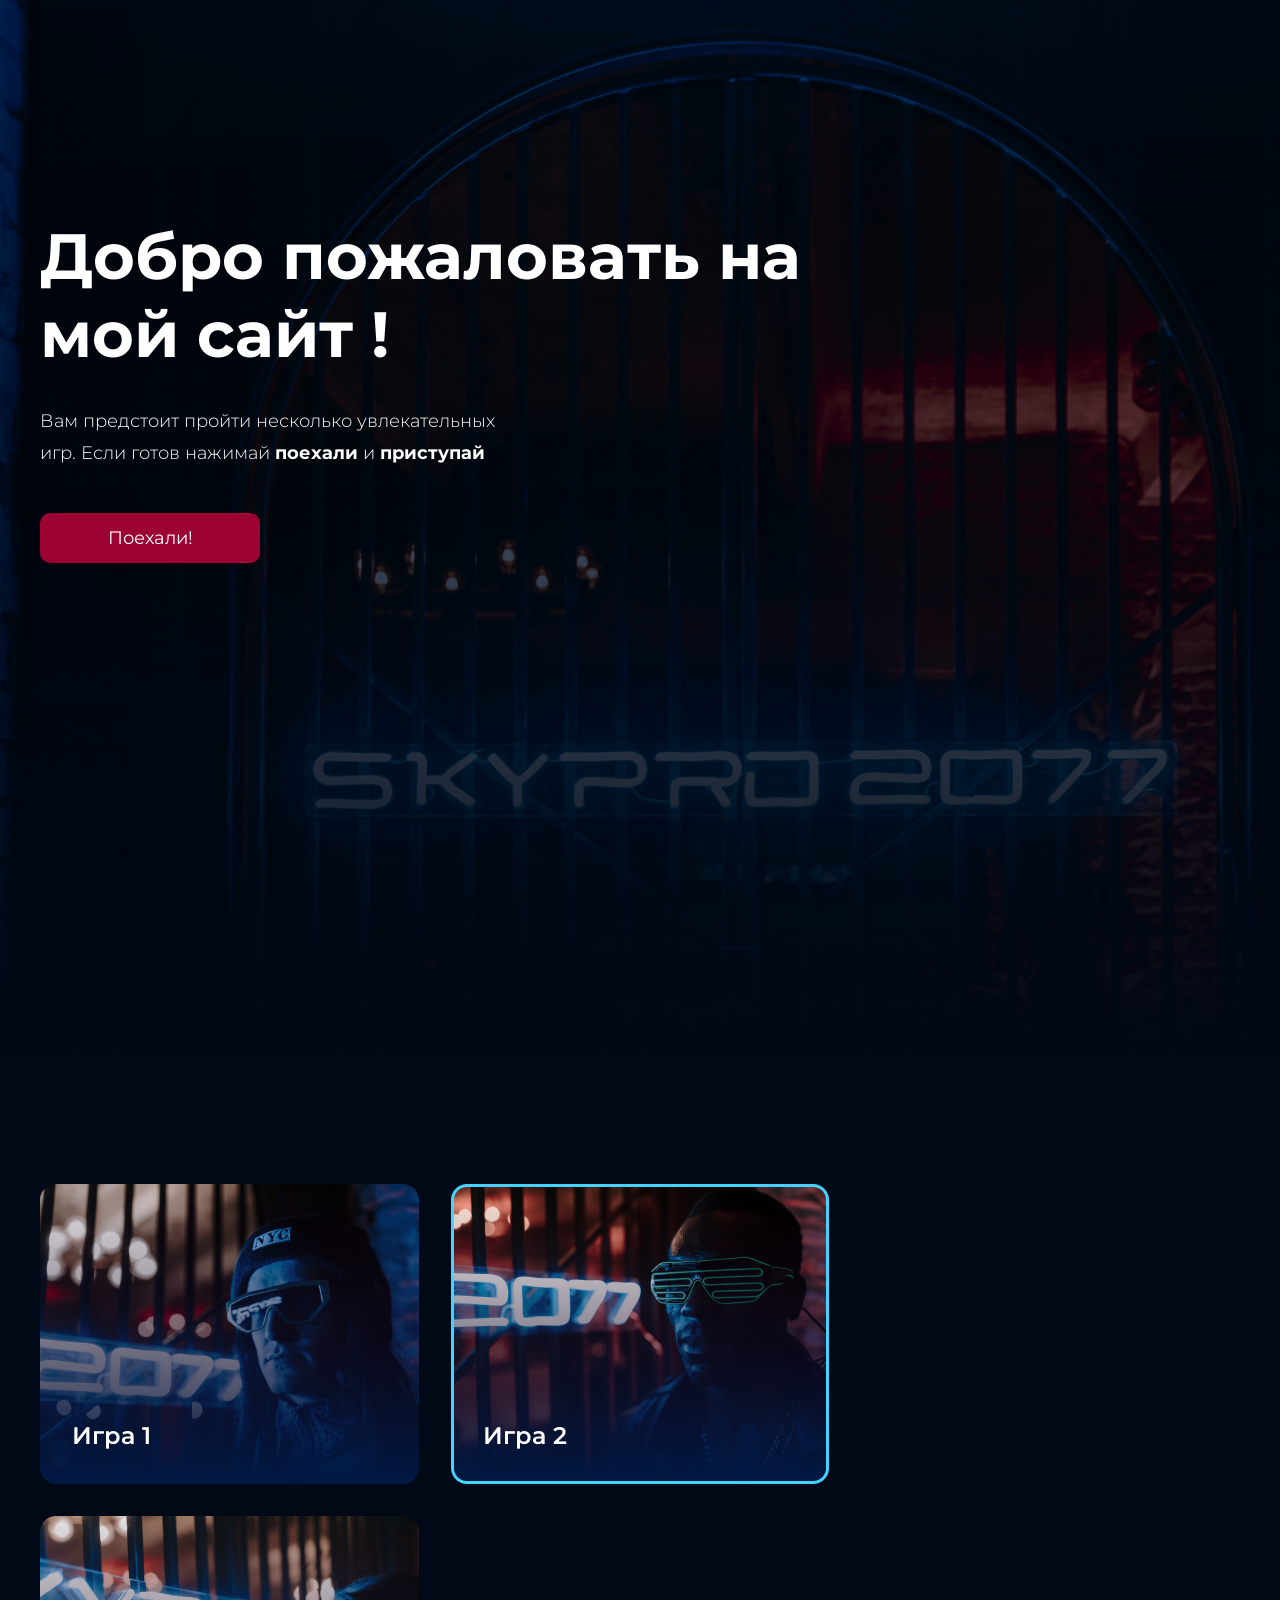
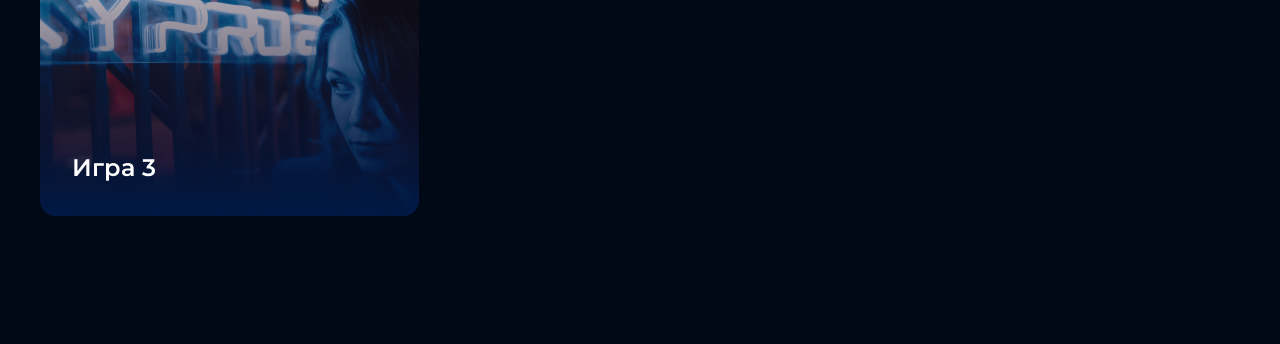
<file: hw 2.3 maket/index.html>
<!DOCTYPE html>
<html lang="en">
<head>
    <meta charset="UTF-8">
    <meta name="viewport" content="width=device-width, initial-scale=1.0">
    <link rel="stylesheet" href="./index.css">
    <link rel="preconnect" href="https://fonts.googleapis.com">
    <link rel="preconnect" href="https://fonts.gstatic.com" crossorigin>
    <link href="https://fonts.googleapis.com/css2?family=Montserrat:wght@300;400;500;600&display=swap" rel="stylesheet">
    <title>Document</title>
</head>
<body>
    <header class="center">
        <h1>
            Добро пожаловать на мой сайт !
        </h1>
        <p class="discription">
            Вам предстоит пройти несколько увлекательных игр. Если готов нажимай <a href="#" class="disc_link">поехали</a> и <a href="#" class="disc_link">приступай</a>
        </p>
        <button class="glow-on-hover" type="button">Поехали!</button>
    </header>
    <footer class="center">
        <a class="footer_link">
            <div class="games game1">
                <span class="text">Игра 1</span>
            </div>
        </a>
        <a class="footer_link">
            <div class="games game2">
                <span class="text">Игра 2</span>
            </div>
        </a>
        <a class="footer_link">
            <div class="games game3">
                <span class="text">Игра 3</span>
            </div>
        </a>
    </footer>
</body>
</html>
</file>
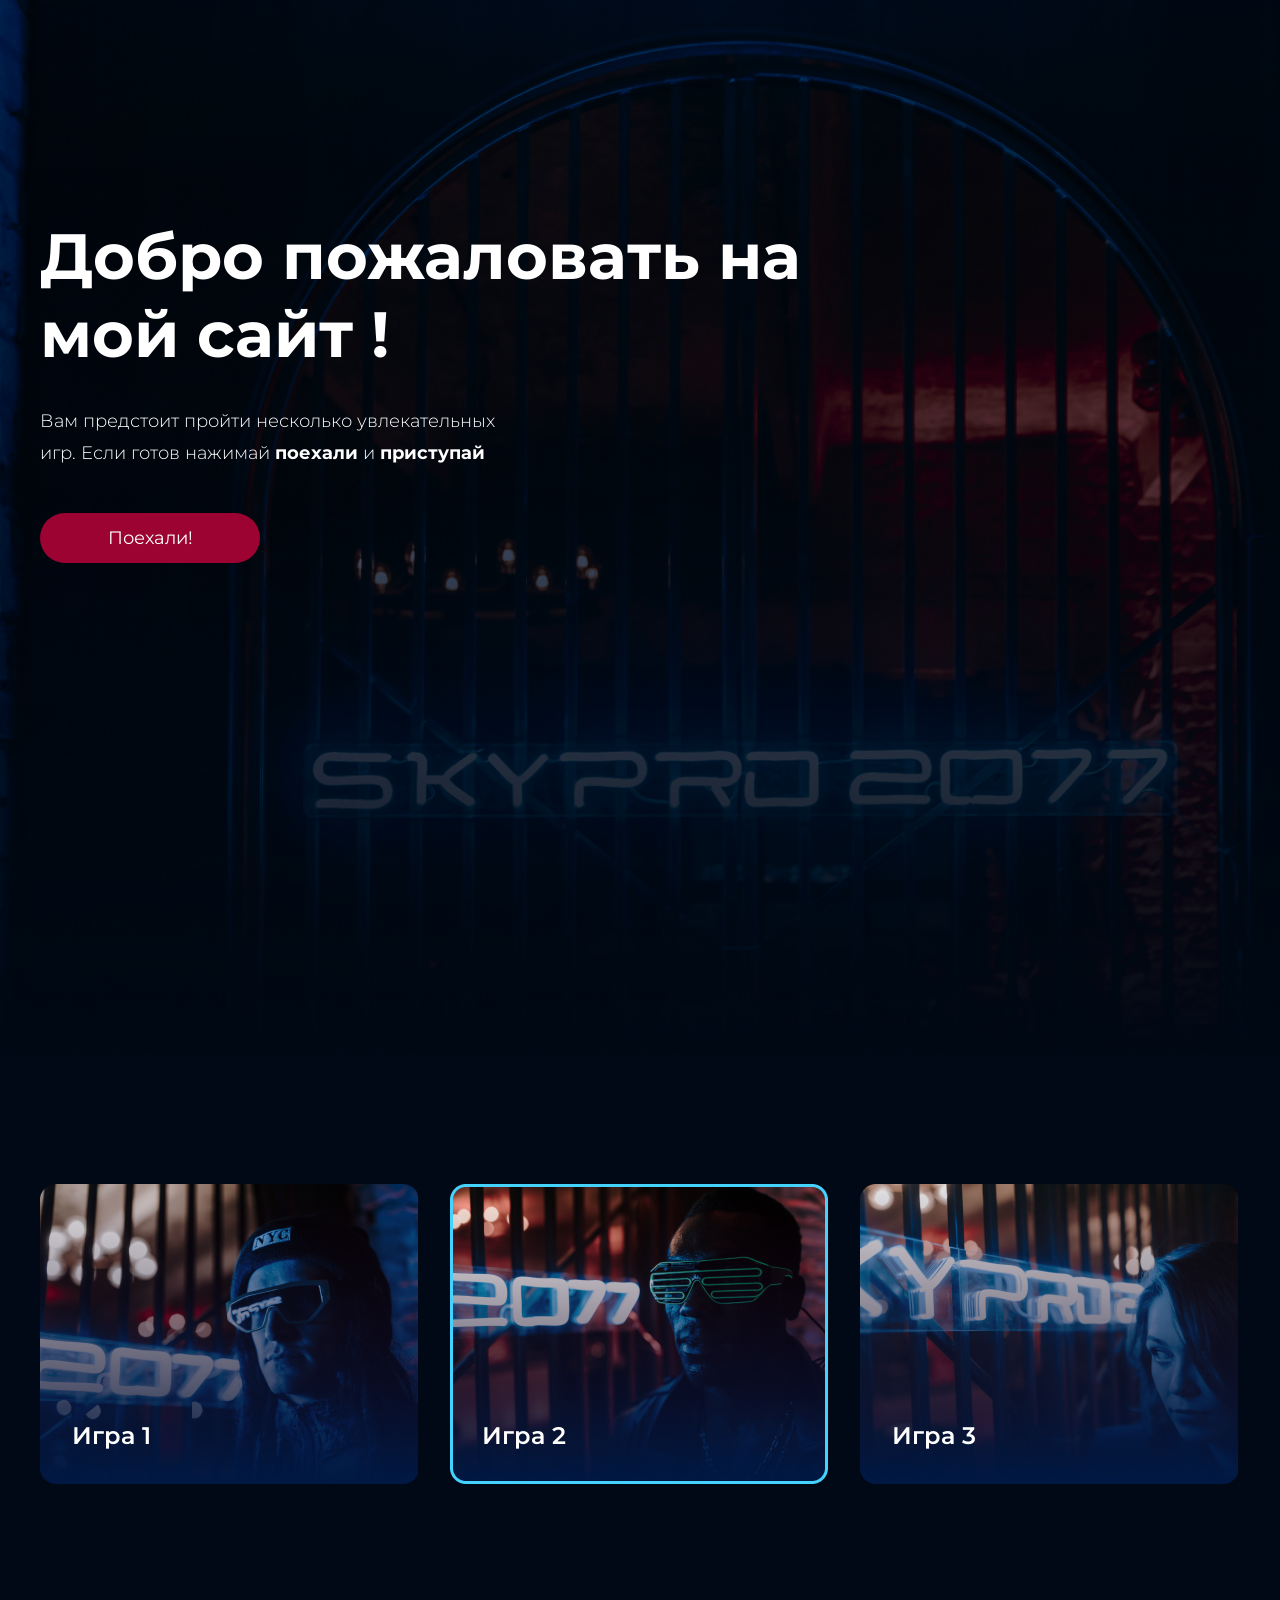
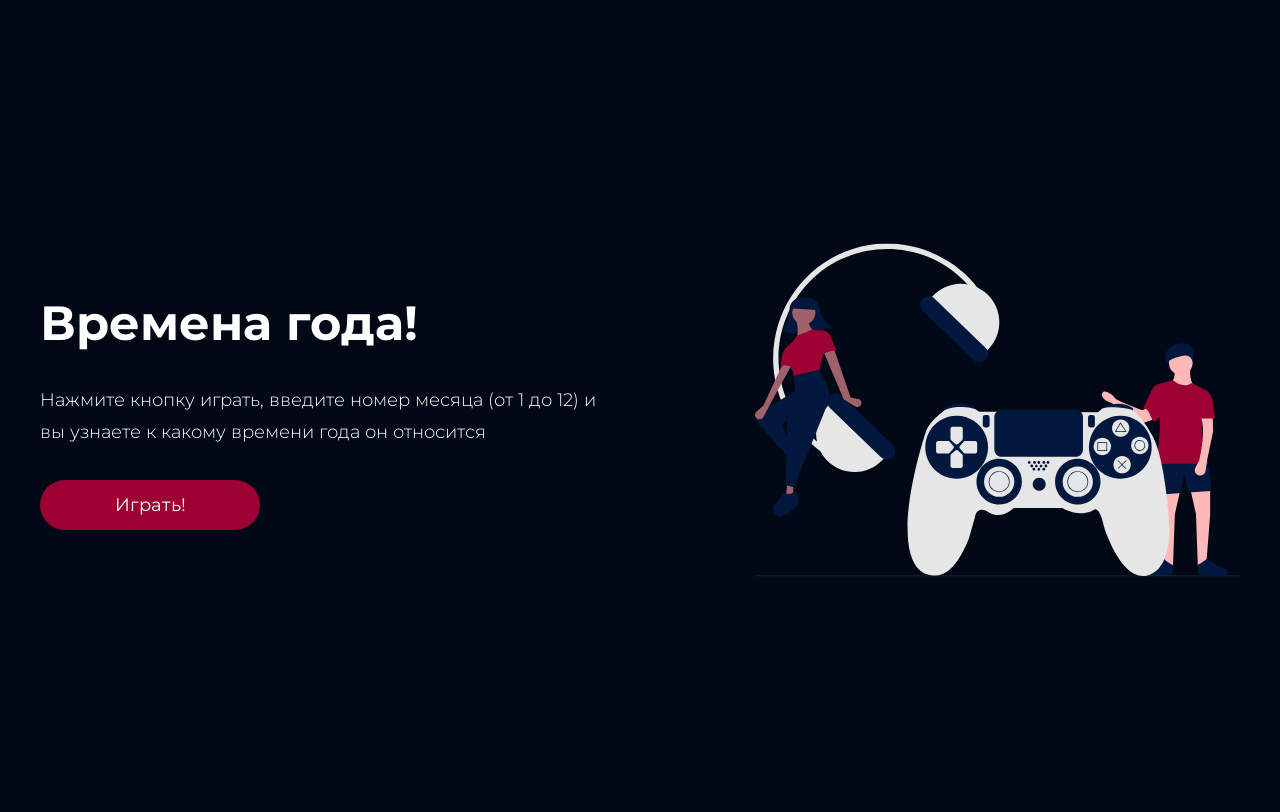
<file: hw 2.5/hw 2.5 maket/index.html>
<!DOCTYPE html>
<html lang="en">
<head>
    <meta charset="UTF-8">
    <meta name="viewport" content="width=device-width, initial-scale=1.0">
    <link rel="stylesheet" href="./index.css">
    <link rel="preconnect" href="https://fonts.googleapis.com">
    <link rel="preconnect" href="https://fonts.gstatic.com" crossorigin>
    <link href="https://fonts.googleapis.com/css2?family=Montserrat:wght@300;400;500;600&display=swap" rel="stylesheet">
    <title>Document</title>
</head>
<body>
    <header class="center">
        <h1>
            Добро пожаловать на мой сайт !
        </h1>
        <p class="discription">
            Вам предстоит пройти несколько увлекательных игр. Если готов нажимай <a href="#" class="disc_link">поехали</a> и <a href="#" class="disc_link">приступай</a>
        </p>
        <button class="glow-on-hover">Поехали!</button>
    </header>
    <section class="game_section center">
        <a class="game_link">
            <div class="games game1">
                <span class="text">Игра 1</span>
            </div>
        </a>
        <a class="game_link">
            <div class="games game2">
                <span class="text">Игра 2</span>
            </div>
        </a>
        <a class="game_link">
            <div class="games game3">
                <span class="text">Игра 3</span>
            </div>
        </a>
    </section>
    <section class="game_season center">
        <div class="game_season_text">
            <p class="game_season_name">Времена года!</p>
            <p class="game_season_adv">Нажмите кнопку играть, введите номер месяца (от 1 до 12) и вы узнаете к какому времени года он относится</p>
            <a href="#"><button onclick="season()" class="glow-on-hover game_season_button" type="button">Играть!</button></a>
        </div>
        <div class="game_season_pic">
            <a href="#"><img class="game_picture" src="./undraw_video_game_night_8h8m 1.svg" alt="Картинка игры"></a>
        </div>
    </section>
    <script src="./game-seasons.js"></script>
</body>
</html>
</file>
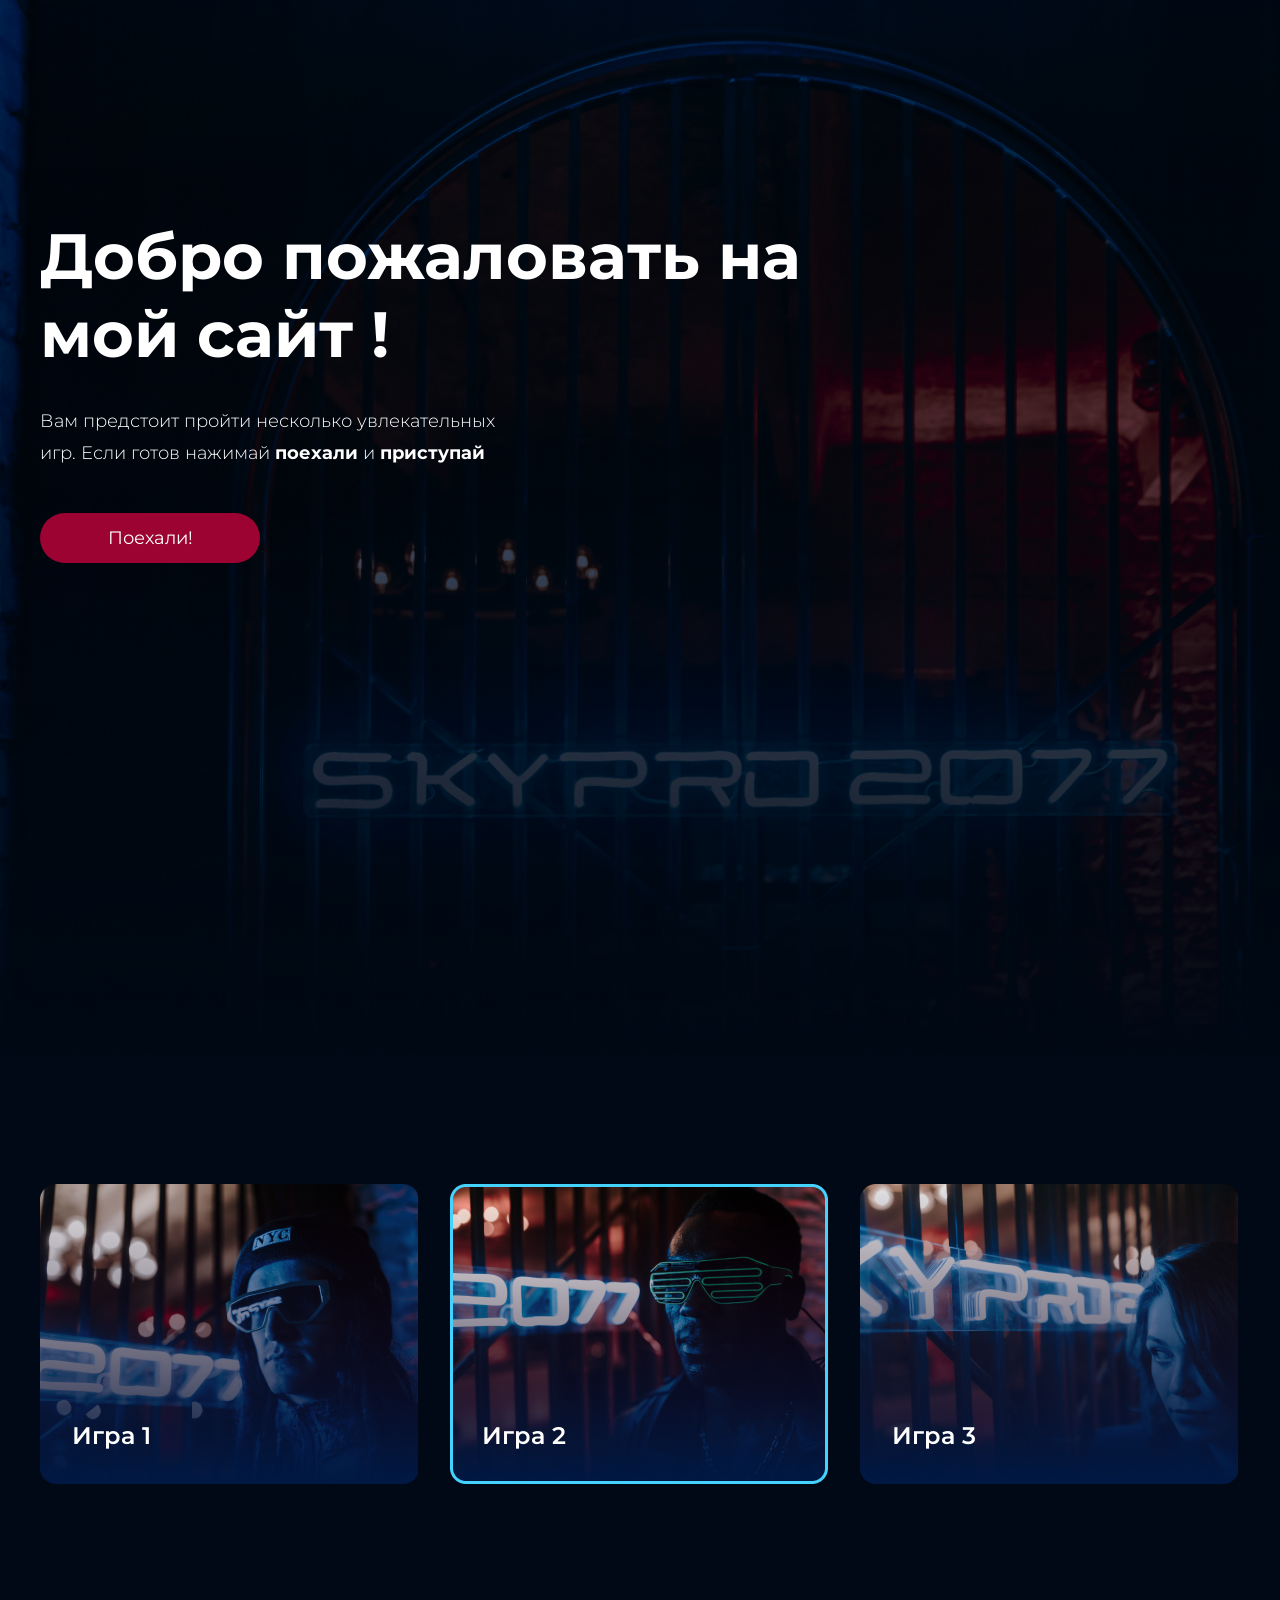
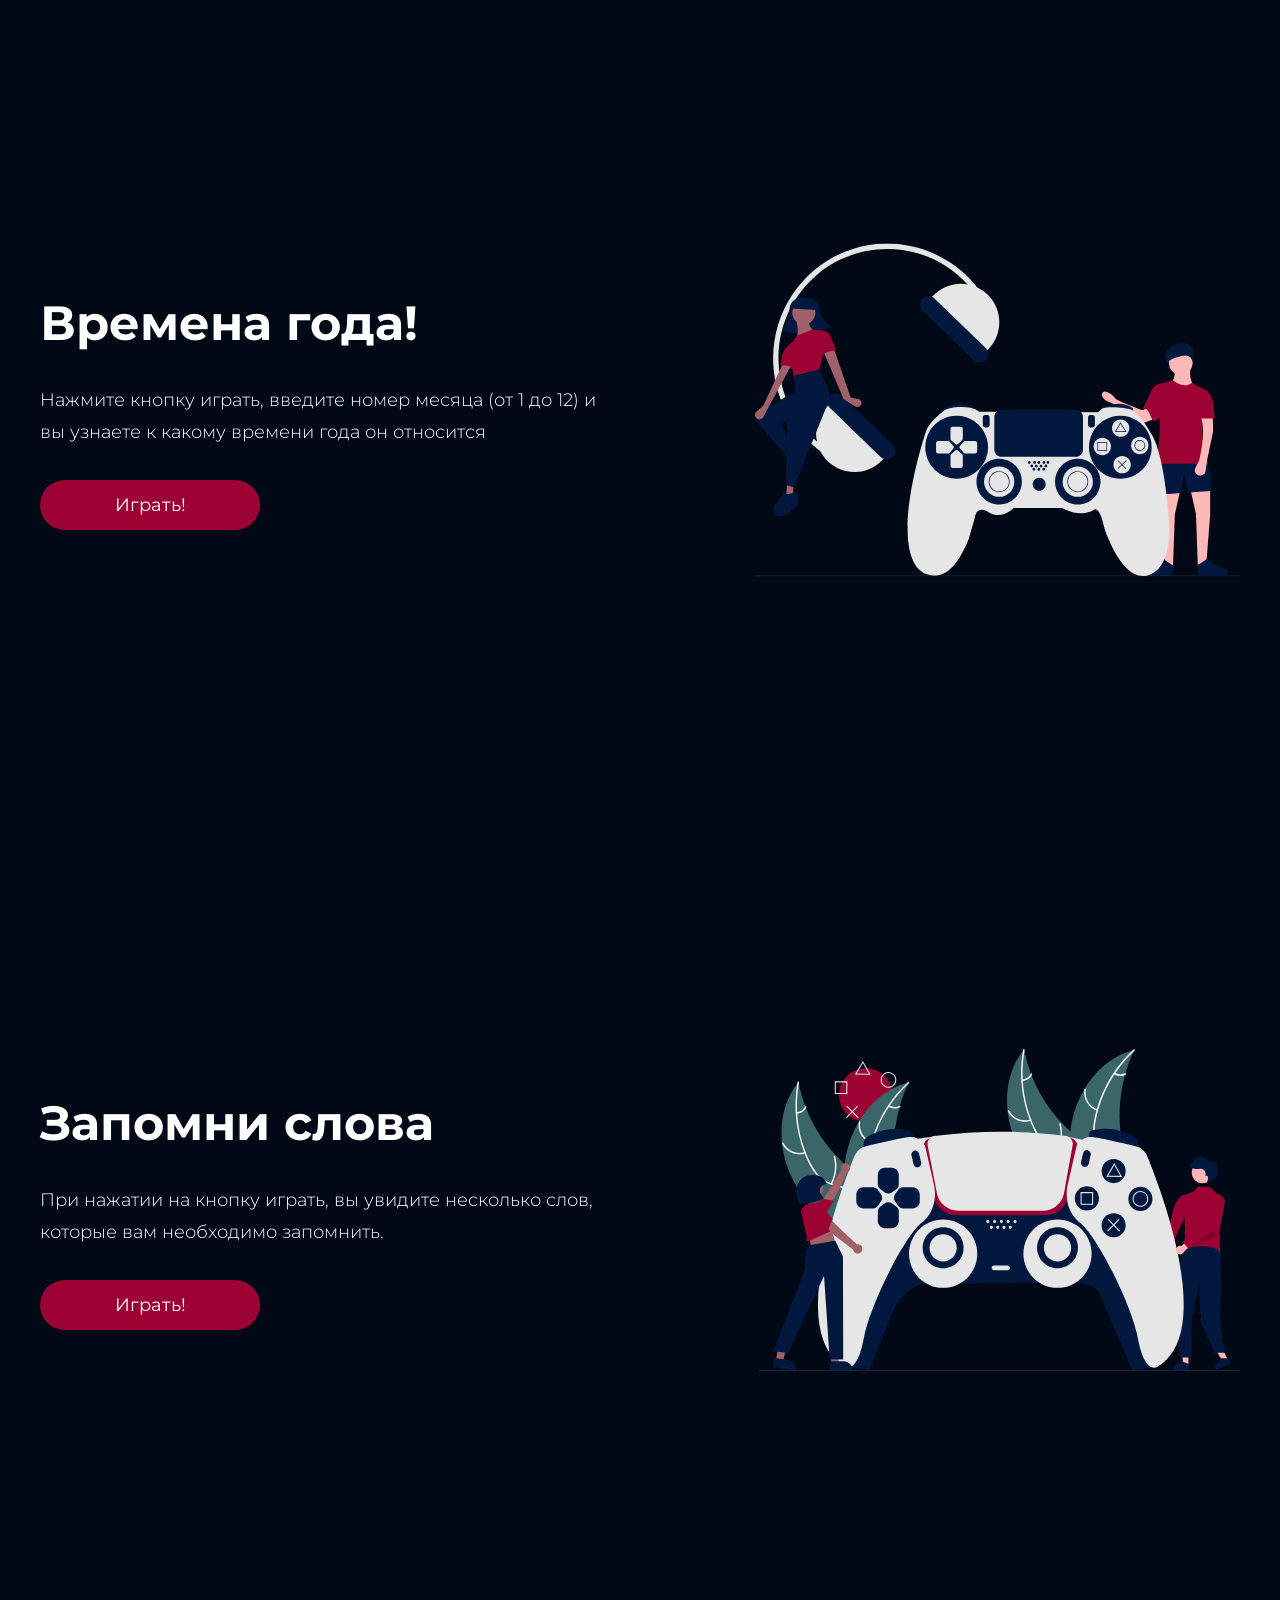
<file: hw 2.7/hw 2.7 maket/index.html>
<!DOCTYPE html>
<html lang="en">
<head>
    <meta charset="UTF-8">
    <meta name="viewport" content="width=device-width, initial-scale=1.0">
    <link rel="stylesheet" href="./index.css">
    <link rel="preconnect" href="https://fonts.googleapis.com">
    <link rel="preconnect" href="https://fonts.gstatic.com" crossorigin>
    <link href="https://fonts.googleapis.com/css2?family=Montserrat:wght@300;400;500;600&display=swap" rel="stylesheet">
    <title>Document</title>
</head>
<body>
    <header class="center">
        <h1>
            Добро пожаловать на мой сайт !
        </h1>
        <p class="discription">
            Вам предстоит пройти несколько увлекательных игр. Если готов нажимай <a href="#" class="disc_link">поехали</a> и <a href="#" class="disc_link">приступай</a>
        </p>
        <button class="glow-on-hover">Поехали!</button>
    </header>
    <section class="game_section center">
        <a class="game_link">
            <div class="games game1">
                <span class="text">Игра 1</span>
            </div>
        </a>
        <a class="game_link">
            <div class="games game2">
                <span class="text">Игра 2</span>
            </div>
        </a>
        <a class="game_link">
            <div class="games game3">
                <span class="text">Игра 3</span>
            </div>
        </a>
    </section>
    <section class="game_season center">
        <div class="game_season_text">
            <p class="game_season_name">Времена года!</p>
            <p class="game_season_adv">Нажмите кнопку играть, введите номер месяца (от 1 до 12) и вы узнаете к какому времени года он относится</p>
            <button onclick="season()" class="glow-on-hover game_season_button">Играть!</button>
        </div>
        <div class="game_season_pic">
            <img class="game_picture" src="./undraw_video_game_night_8h8m 1.svg" alt="Картинка игры">
        </div>
    </section>
    <section class="game_season center">
        <div class="game_season_text">
            <p class="game_season_name">Запомни слова</p>
            <p class="game_season_adv">При нажатии на кнопку играть, вы увидите несколько слов, которые вам необходимо запомнить.</p>
            <button class="glow-on-hover game_season_button" onclick="guess()">Играть!</button>
        </div>
        <div class="game_season_pic">
            <a href="#"><img class="game_picture" src="./undraw_gaming_re_cma2 1.svg" alt="Картинка игры"></a>
        </div>
    </section>
    <script src="./game-seasons.js"></script>
</body>
</html>
</file>
<file: hw 2.3 maket/index.css>
@keyframes glowing {
    0% { background-position: 0 0; }
    50% { background-position: 400% 0; }
    100% { background-position: 0 0; }
}
* {
    margin: 0;
    padding: 0;
}
.center {
padding-left: calc(50% - 600px);
padding-right: calc(50% - 600px);
}
a{
    text-decoration: none;
}
header{
    padding-top: 217px;
    padding-bottom: 493px;
    background-image: url(./Rectangle\ 1.png);
    background-repeat: no-repeat;
    background-size: cover;
}
h1{
    width: 788.778px;
    color: #FFF;
    font-family: 'Montserrat', sans-serif;
    font-size: 64px;
    font-style: normal;
    font-weight: 700;
    line-height: normal;
    margin-bottom: 32px;
}
.discription{
    width: 481px;
    color: #FFF;
    font-family: 'Montserrat', sans-serif;
    font-size: 18px;
    font-style: normal;
    font-weight: 300;
    line-height: 32px;
    margin-bottom: 44px;
}
.disc_link{
    color: #FFF;
    font-family: 'Montserrat', sans-serif;
    font-size: 18px;
    font-style: normal;
    font-weight: 700;
    line-height: 32px;
}
button{
    color: #FFF;
    font-family: 'Montserrat', sans-serif;
    font-size: 18px;
    font-style: normal;
    font-weight: 400;
    line-height: normal;
    width: 234.063px;
    height: 48.603px;
    border-radius: 30px;
    background: #9C0332;    
}
footer{
    display: flex;
    gap: 32px;
    flex-wrap: wrap;
    padding-top: 128px;
    padding-bottom: 128px;
    background: #000915;
}
.footer_link{
    width: 379px;
    height: 300px;
}
.games{
    position: relative;
    width: 379px;
    height: 300px;
    background-repeat: no-repeat;
    line-height: 100px;
    font-size: 20px;
}
.game1{
    background-image: url(./Rectangle\ 6.png);
}
.game2{
    background-image: url(./Rectangle\ 7.png);
}
.game3{
    background-image: url(./Rectangle\ 8.png);
}
.text{
    color: #FFF;
    font-family: 'Montserrat', sans-serif;
    font-size: 24px;
    font-style: normal;
    font-weight: 600;
    line-height: 32px; /* 133.333% */
    position: absolute;
    left: 32px;
    bottom: 32px;
}
.glow-on-hover {
    width: 220px;
    height: 50px;
    border: none;
    outline: none;
    color: #fff;
    cursor: pointer;
    position: relative;
    z-index: 0;
    border-radius: 10px;
}

.glow-on-hover:before {
    content: '';
    background: linear-gradient(45deg, #ff0000, #ff7300, #fffb00, #48ff00, #00ffd5, #002bff, #7a00ff, #ff00c8, #ff0000);
    position: absolute;
    top: -2px;
    left:-2px;
    background-size: 400%;
    z-index: -1;
    filter: blur(5px);
    width: calc(100% + 4px);
    height: calc(100% + 4px);
    animation: glowing 20s linear infinite;
    opacity: 0;
    transition: opacity .3s ease-in-out;
    border-radius: 10px;
}

.glow-on-hover:active:after {
    background: transparent;
}

.glow-on-hover:hover:before {
    opacity: 1;
}

.glow-on-hover:after {
    z-index: -1;
    content: '';
    position: absolute;
    width: 100%;
    height: 100%;

    left: 0;
    top: 0;
    border-radius: 10px;
}
.footer_link {
    overflow: hidden;
    -webkit-transition: all 0.5s ease;
            transition: all 0.5s ease;
  } 
.footer_link:hover {
    border-radius: 50%;
    -webkit-transform: rotate(360deg);
            transform: rotate(360deg);
  }
</file>
<file: hw 2.5/hw 2.5 maket/index.css>
@keyframes glowing {
    0% { background-position: 0 0; }
    50% { background-position: 400% 0; }
    100% { background-position: 0 0; }
}
* {
    margin: 0;
    padding: 0;
}
.center {
padding-left: calc(50% - 600px);
padding-right: calc(50% - 600px);
}
a{
    text-decoration: none;
}
header{
    padding-top: 217px;
    padding-bottom: 493px;
    background-image: url(./Rectangle\ 1.png);
    background-repeat: no-repeat;
    background-size: cover;
}
h1{
    width: 788.778px;
    color: #FFF;
    font-family: 'Montserrat', sans-serif;
    font-size: 64px;
    font-style: normal;
    font-weight: 700;
    line-height: normal;
    margin-bottom: 32px;
}
.discription{
    width: 481px;
    color: #FFF;
    font-family: 'Montserrat', sans-serif;
    font-size: 18px;
    font-style: normal;
    font-weight: 300;
    line-height: 32px;
    margin-bottom: 44px;
}
.disc_link{
    color: #FFF;
    font-family: 'Montserrat', sans-serif;
    font-size: 18px;
    font-style: normal;
    font-weight: 700;
    line-height: 32px;
}
button{
    color: #FFF;
    font-family: 'Montserrat', sans-serif;
    font-size: 18px;
    font-style: normal;
    font-weight: 400;
    line-height: normal;
    width: 234.063px;
    height: 48.603px;
    border-radius: 30px;
    background: #9C0332;    
}
.game_section{
    display: flex;
    gap: 32px;
    flex-wrap: wrap;
    padding-top: 128px;
    padding-bottom: 128px;
    background: #000915;
}

.games{
    position: relative;
    width: 378px;
    height: 300px;
    background-repeat: no-repeat;
    line-height: 100px;
    font-size: 20px;
}
.game1{
    background-image: url(./Rectangle\ 6.png);
}
.game2{
    background-image: url(./Rectangle\ 7.png);
}
.game3{
    background-image: url(./Rectangle\ 8.png);
}
.text{
    color: #FFF;
    font-family: 'Montserrat', sans-serif;
    font-size: 24px;
    font-style: normal;
    font-weight: 600;
    line-height: 32px; /* 133.333% */
    position: absolute;
    left: 32px;
    bottom: 32px;
}
.glow-on-hover {
    width: 220px;
    height: 50px;
    border: none;
    outline: none;
    color: #fff;
    cursor: pointer;
    position: relative;
    z-index: 0;
    border-radius: 30px;
}

.glow-on-hover:before {
    content: '';
    background: linear-gradient(45deg, #ff0000, #ff7300, #fffb00, #48ff00, #00ffd5, #002bff, #7a00ff, #ff00c8, #ff0000);
    position: absolute;
    top: -2px;
    left:-2px;
    background-size: 400%;
    z-index: -1;
    filter: blur(5px);
    width: calc(100% + 4px);
    height: calc(100% + 4px);
    animation: glowing 20s linear infinite;
    opacity: 0;
    transition: opacity .3s ease-in-out;
    border-radius: 10px;
}

.glow-on-hover:active:after {
    background: transparent;
}

.glow-on-hover:hover:before {
    opacity: 1;
}

.glow-on-hover:after {
    z-index: -1;
    content: '';
    position: absolute;
    width: 100%;
    height: 100%;

    left: 0;
    top: 0;
    border-radius: 10px;
}
.game_link {
    overflow: hidden;
    -webkit-transition: all 0.5s ease;
            transition: all 0.5s ease;
  } 
.game_link:hover {
    border-radius: 50%;
    -webkit-transform: rotate(360deg);
            transform: rotate(360deg);
  }
.game_season{
    background: #000915;
    display: flex;
    flex-wrap: wrap;
    height: 800px;
    align-items: center;
    justify-content: space-between;
}
.game_season_name{
    color: #FFF;
    font-family: 'Montserrat', sans-serif;
    font-size: 48px;
    font-style: normal;
    font-weight: 700;
    line-height: normal;
}
.game_season_adv{
    color: #FFF;
    font-family: 'Montserrat', sans-serif;
    font-size: 18px;
    font-style: normal;
    font-weight: 300;
    line-height: 32px;
    width: 584px;
}
.game_season_text{
    display: flex;
    flex-direction: column;
    gap: 32px;
}


@media (max-width: 378px) {
    .center{
        padding-left: 16px;
        padding-right: 16px;
    }
    h1{
        width: 343px;
        color: white;
        font-size: 32px;
        line-height: 39px;
        text-align: center;
    }
    .games{
        flex-direction: column;
        gap: 32px;
        width: 340px;
        height: 300px;
    }
    .game_picture{
        width: 344px;
    }
    .discription{
        width: 343px;
        font-size: 14px;
        line-height: 22px;
        text-align: center;
        padding-bottom: 33px;
    }
    .glow-on-hover{
        margin-left: 58px;
    }
    .game_season_adv{
        width: 343px;
        font-size: 14px;
        font-style: normal;
        font-weight: 300;
        line-height: 22px;
    }
    .game_season_name{
        font-size: 32px;
        font-weight: 700;
        line-height: 39px;
        letter-spacing: 0px;
        text-align: center;
    }
    .game_season_text{
        text-align: center;
    }
    .game_season_button{
        display: block;
        margin: auto;
    }
    .game_season{
        height: 653px;
    }
}
</file>
<file: hw 2.7/hw 2.7 maket/index.css>
@keyframes glowing {
    0% { background-position: 0 0; }
    50% { background-position: 400% 0; }
    100% { background-position: 0 0; }
}
* {
    margin: 0;
    padding: 0;
}
.center {
padding-left: calc(50% - 600px);
padding-right: calc(50% - 600px);
}
a{
    text-decoration: none;
}
header{
    padding-top: 217px;
    padding-bottom: 493px;
    background-image: url(./Rectangle\ 1.png);
    background-repeat: no-repeat;
    background-size: cover;
}
h1{
    width: 788.778px;
    color: #FFF;
    font-family: 'Montserrat', sans-serif;
    font-size: 64px;
    font-style: normal;
    font-weight: 700;
    line-height: normal;
    margin-bottom: 32px;
}
.discription{
    width: 481px;
    color: #FFF;
    font-family: 'Montserrat', sans-serif;
    font-size: 18px;
    font-style: normal;
    font-weight: 300;
    line-height: 32px;
    margin-bottom: 44px;
}
.disc_link{
    color: #FFF;
    font-family: 'Montserrat', sans-serif;
    font-size: 18px;
    font-style: normal;
    font-weight: 700;
    line-height: 32px;
}
button{
    color: #FFF;
    font-family: 'Montserrat', sans-serif;
    font-size: 18px;
    font-style: normal;
    font-weight: 400;
    line-height: normal;
    width: 234.063px;
    height: 48.603px;
    border-radius: 30px;
    background: #9C0332;    
}
.game_section{
    display: flex;
    gap: 32px;
    flex-wrap: wrap;
    padding-top: 128px;
    padding-bottom: 128px;
    background: #000915;
}

.games{
    position: relative;
    width: 378px;
    height: 300px;
    background-repeat: no-repeat;
    line-height: 100px;
    font-size: 20px;
}
.game1{
    background-image: url(./Rectangle\ 6.png);
}
.game2{
    background-image: url(./Rectangle\ 7.png);
}
.game3{
    background-image: url(./Rectangle\ 8.png);
}
.text{
    color: #FFF;
    font-family: 'Montserrat', sans-serif;
    font-size: 24px;
    font-style: normal;
    font-weight: 600;
    line-height: 32px; /* 133.333% */
    position: absolute;
    left: 32px;
    bottom: 32px;
}
.glow-on-hover {
    width: 220px;
    height: 50px;
    border: none;
    outline: none;
    color: #fff;
    cursor: pointer;
    position: relative;
    z-index: 0;
    border-radius: 30px;
}

.glow-on-hover:before {
    content: '';
    background: linear-gradient(45deg, #ff0000, #ff7300, #fffb00, #48ff00, #00ffd5, #002bff, #7a00ff, #ff00c8, #ff0000);
    position: absolute;
    top: -2px;
    left:-2px;
    background-size: 400%;
    z-index: -1;
    filter: blur(5px);
    width: calc(100% + 4px);
    height: calc(100% + 4px);
    animation: glowing 20s linear infinite;
    opacity: 0;
    transition: opacity .3s ease-in-out;
    border-radius: 10px;
}

.glow-on-hover:active:after {
    background: transparent;
}

.glow-on-hover:hover:before {
    opacity: 1;
}

.glow-on-hover:after {
    z-index: -1;
    content: '';
    position: absolute;
    width: 100%;
    height: 100%;

    left: 0;
    top: 0;
    border-radius: 10px;
}
.game_link {
    overflow: hidden;
    -webkit-transition: all 0.5s ease;
            transition: all 0.5s ease;
  } 
.game_link:hover {
    border-radius: 50%;
    -webkit-transform: rotate(360deg);
            transform: rotate(360deg);
  }
.game_season{
    background: #000915;
    display: flex;
    flex-wrap: wrap;
    height: 800px;
    align-items: center;
    justify-content: space-between;
}
.game_season_name{
    color: #FFF;
    font-family: 'Montserrat', sans-serif;
    font-size: 48px;
    font-style: normal;
    font-weight: 700;
    line-height: normal;
}
.game_season_adv{
    color: #FFF;
    font-family: 'Montserrat', sans-serif;
    font-size: 18px;
    font-style: normal;
    font-weight: 300;
    line-height: 32px;
    width: 584px;
}
.game_season_text{
    display: flex;
    flex-direction: column;
    gap: 32px;
}


@media (max-width: 378px) {
    .center{
        padding-left: 16px;
        padding-right: 16px;
    }
    h1{
        width: 343px;
        color: white;
        font-size: 32px;
        line-height: 39px;
        text-align: center;
    }
    .games{
        flex-direction: column;
        gap: 32px;
        width: 340px;
        height: 300px;
    }
    .game_picture{
        width: 344px;
    }
    .discription{
        width: 343px;
        font-size: 14px;
        line-height: 22px;
        text-align: center;
        padding-bottom: 33px;
    }
    .glow-on-hover{
        margin-left: 58px;
    }
    .game_season_adv{
        width: 343px;
        font-size: 14px;
        font-style: normal;
        font-weight: 300;
        line-height: 22px;
    }
    .game_season_name{
        font-size: 32px;
        font-weight: 700;
        line-height: 39px;
        letter-spacing: 0px;
        text-align: center;
    }
    .game_season_text{
        text-align: center;
    }
    .game_season_button{
        display: block;
        margin: auto;
    }
    .game_season{
        height: 653px;
    }
}
</file>
